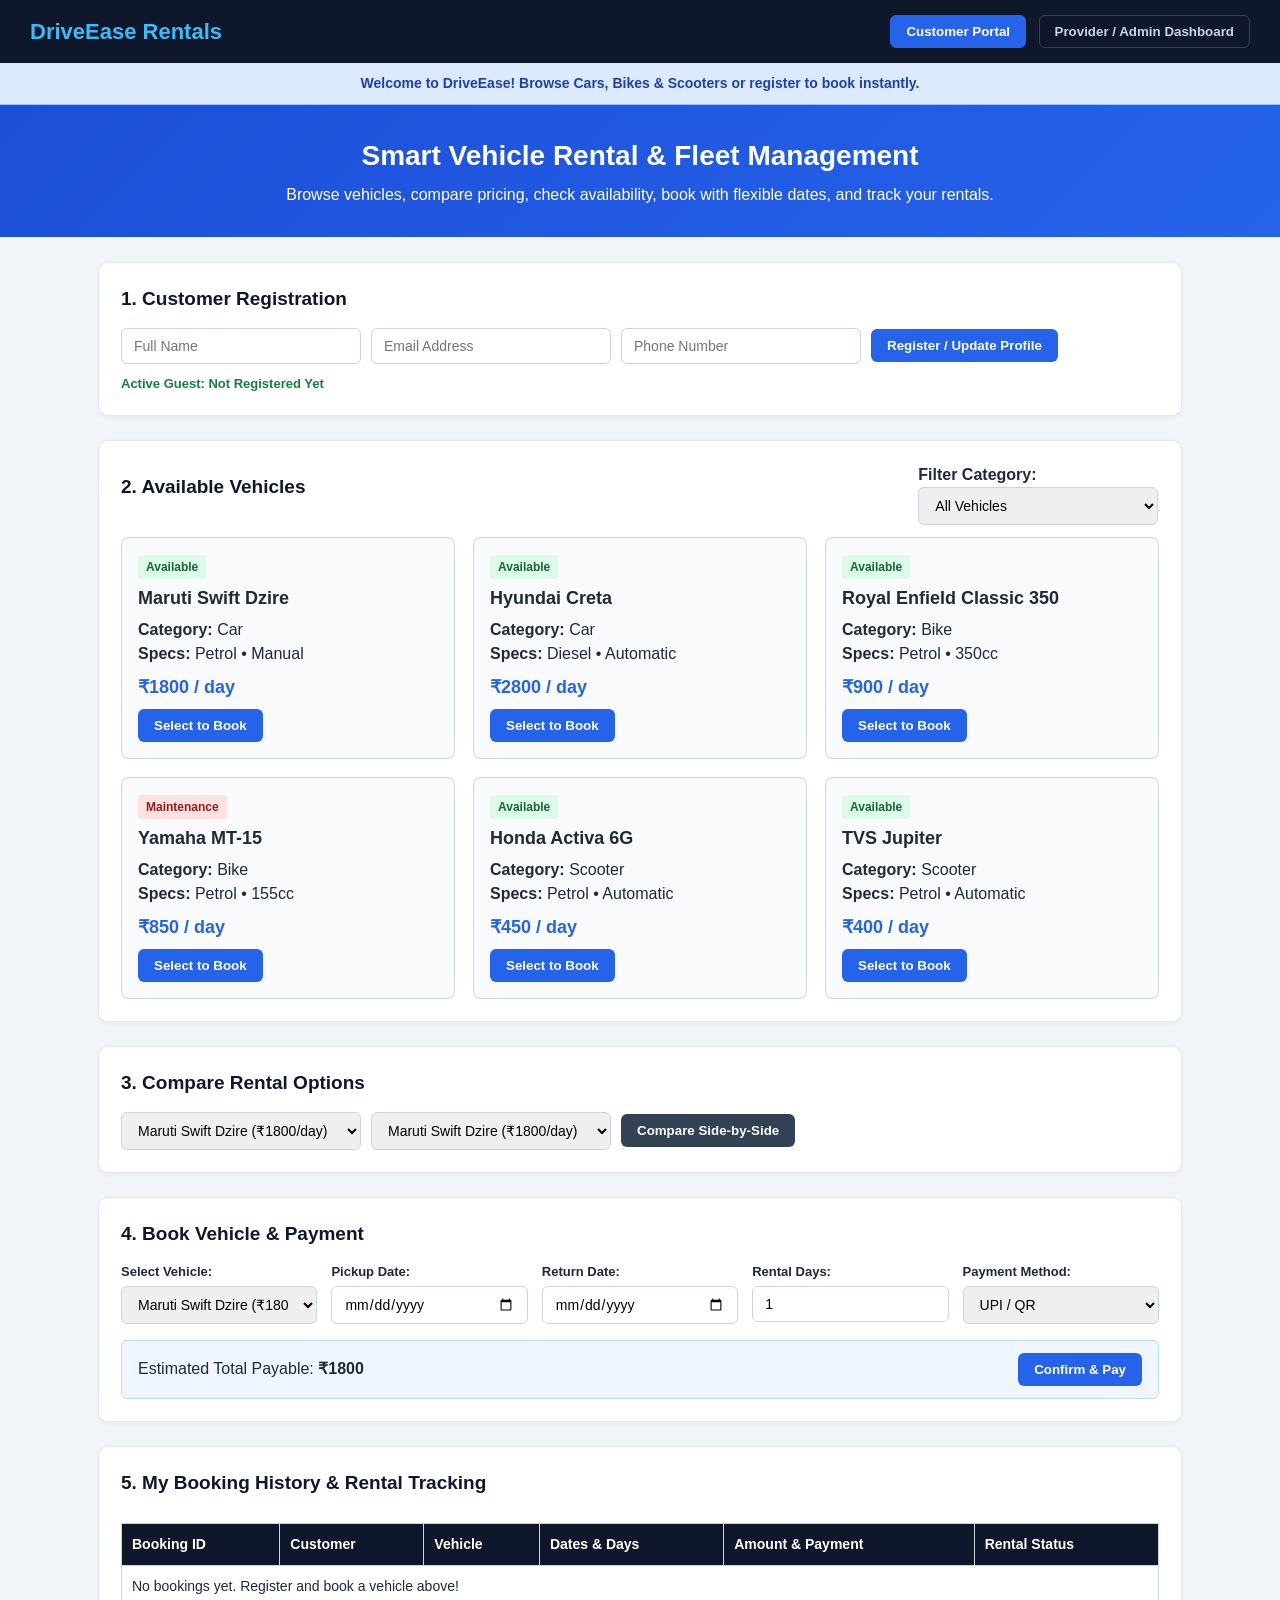
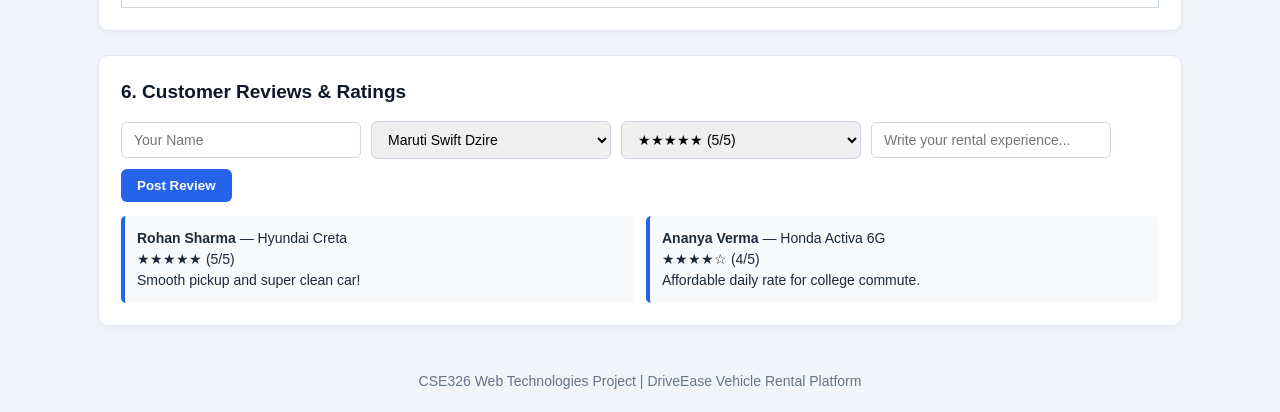
<file: index.html>
<!DOCTYPE html>
<html lang="en">
<head>
  <meta charset="UTF-8" />
  <meta name="viewport" content="width=device-width, initial-scale=1.0" />
  <title>DriveEase | Vehicle Rental Platform</title>
  <link rel="stylesheet" href="style.css" />
</head>
<body>

  <!-- Top Navigation Bar -->
  <header class="navbar">
    <div class="logo">DriveEase Rentals</div>
    <nav class="nav-links">
      <button id="btnCustomer" class="nav-btn active" onclick="switchTab('customer')">Customer Portal</button>
      <button id="btnAdmin" class="nav-btn" onclick="switchTab('admin')">Provider / Admin Dashboard</button>
    </nav>
  </header>

  <!-- Live Notification Bar -->
  <div id="notificationBar" class="notification">
    Welcome to DriveEase! Browse Cars, Bikes & Scooters or register to book instantly.
  </div>

  <!-- Hero Section -->
  <section class="hero">
    <h1>Smart Vehicle Rental & Fleet Management</h1>
    <p>Browse vehicles, compare pricing, check availability, book with flexible dates, and track your rentals.</p>
  </section>

  <!-- ==================== CUSTOMER PORTAL ==================== -->
  <main id="customerSection" class="container">

    <!-- Module 1: Quick User Registration -->
    <section class="card-box">
      <h2>1. Customer Registration</h2>
      <div class="form-row">
        <input type="text" id="regName" placeholder="Full Name" />
        <input type="email" id="regEmail" placeholder="Email Address" />
        <input type="text" id="regPhone" placeholder="Phone Number" />
        <button class="btn-primary" onclick="registerUser()">Register / Update Profile</button>
      </div>
      <p id="activeUserDisplay" class="status-note">Active Guest: Not Registered Yet</p>
    </section>

    <!-- Module 2: Browse & Filter Vehicles -->
    <section class="card-box">
      <div class="section-header">
        <h2>2. Available Vehicles</h2>
        <div>
          <label><strong>Filter Category:</strong></label>
          <select id="categoryFilter" onchange="renderVehicles()">
            <option value="All">All Vehicles</option>
            <option value="Car">Cars</option>
            <option value="Bike">Bikes</option>
            <option value="Scooter">Scooters</option>
          </select>
        </div>
      </div>
      <div id="vehicleGrid" class="vehicle-grid"></div>
    </section>

    <!-- Module 3: Compare Rental Options -->
    <section class="card-box">
      <h2>3. Compare Rental Options</h2>
      <div class="form-row">
        <select id="compareSelect1"></select>
        <select id="compareSelect2"></select>
        <button class="btn-secondary" onclick="compareVehicles()">Compare Side-by-Side</button>
      </div>
      <div id="compareResult"></div>
    </section>

    <!-- Module 4: Booking & Payment System -->
    <section class="card-box">
      <h2>4. Book Vehicle & Payment</h2>
      <form oninput="calculateTotal()">
        <div class="form-grid">
          <div>
            <label>Select Vehicle:</label>
            <select id="bookVehicleSelect" onchange="calculateTotal()"></select>
          </div>
          <div>
            <label>Pickup Date:</label>
            <input type="date" id="pickupDate" />
          </div>
          <div>
            <label>Return Date:</label>
            <input type="date" id="returnDate" />
          </div>
          <div>
            <label>Rental Days:</label>
            <input type="number" id="rentalDays" value="1" min="1" max="30" />
          </div>
          <div>
            <label>Payment Method:</label>
            <select id="paymentMethod">
              <option value="UPI / QR">UPI / QR</option>
              <option value="Credit / Debit Card">Credit / Debit Card</option>
              <option value="Net Banking">Net Banking</option>
              <option value="Pay at Pickup">Pay at Pickup</option>
            </select>
          </div>
        </div>
        <div class="total-bar">
          <span>Estimated Total Payable: <strong>₹<span id="totalCostText">0</span></strong></span>
          <button type="button" class="btn-primary" onclick="confirmBooking()">Confirm & Pay</button>
        </div>
      </form>
    </section>

    <!-- Module 5: Booking History & Rental Status Tracking -->
    <section class="card-box">
      <h2>5. My Booking History & Rental Tracking</h2>
      <div class="table-scroll">
        <table>
          <thead>
            <tr>
              <th>Booking ID</th>
              <th>Customer</th>
              <th>Vehicle</th>
              <th>Dates & Days</th>
              <th>Amount & Payment</th>
              <th>Rental Status</th>
            </tr>
          </thead>
          <tbody id="customerBookingTable"></tbody>
        </table>
      </div>
    </section>

    <!-- Module 6: Customer Reviews -->
    <section class="card-box">
      <h2>6. Customer Reviews & Ratings</h2>
      <div class="form-row">
        <input type="text" id="revName" placeholder="Your Name" />
        <select id="revVehicle"></select>
        <select id="revRating">
          <option value="★★★★★ (5/5)">★★★★★ (5/5)</option>
          <option value="★★★★☆ (4/5)">★★★★☆ (4/5)</option>
          <option value="★★★☆☆ (3/5)">★★★☆☆ (3/5)</option>
        </select>
        <input type="text" id="revComment" placeholder="Write your rental experience..." />
        <button class="btn-primary" onclick="addReview()">Post Review</button>
      </div>
      <div id="reviewsList" class="reviews-container"></div>
    </section>
  </main>

  <!-- ==================== ADMIN / PROVIDER DASHBOARD ==================== -->
  <main id="adminSection" class="container hidden">

    <!-- Admin Summary Stats -->
    <div class="stats-grid">
      <div class="stat-card">
        <h3 id="statTotalVehicles">0</h3>
        <p>Total Fleet Vehicles</p>
      </div>
      <div class="stat-card">
        <h3 id="statAvailable">0</h3>
        <p>Available Now</p>
      </div>
      <div class="stat-card">
        <h3 id="statBookings">0</h3>
        <p>Total Bookings</p>
      </div>
      <div class="stat-card">
        <h3 id="statRevenue">₹0</h3>
        <p>Total Revenue</p>
      </div>
    </div>

    <!-- Admin Module A: Add New Vehicle Listing -->
    <section class="card-box">
      <h2>Add New Vehicle to Fleet</h2>
      <div class="form-row">
        <input type="text" id="newVehName" placeholder="Vehicle Name (e.g., Tata Nexon)" />
        <select id="newVehType">
          <option value="Car">Car</option>
          <option value="Bike">Bike</option>
          <option value="Scooter">Scooter</option>
        </select>
        <input type="number" id="newVehPrice" placeholder="Price / Day (₹)" />
        <input type="text" id="newVehSpecs" placeholder="Specs (e.g., Petrol • Manual)" />
        <button class="btn-primary" onclick="addNewVehicle()">Add Vehicle</button>
      </div>
    </section>

    <!-- Admin Module B: Fleet Availability & Maintenance Management -->
    <section class="card-box">
      <h2>Fleet Availability & Maintenance Schedule</h2>
      <div class="table-scroll">
        <table>
          <thead>
            <tr>
              <th>Vehicle Name</th>
              <th>Category</th>
              <th>Daily Rate</th>
              <th>Status</th>
              <th>Maintenance Note</th>
              <th>Action</th>
            </tr>
          </thead>
          <tbody id="adminFleetTable"></tbody>
        </table>
      </div>
    </section>

    <!-- Admin Module C: Manage Customer Bookings & Requests -->
    <section class="card-box">
      <h2>Customer Booking Requests & Status Control</h2>
      <div class="table-scroll">
        <table>
          <thead>
            <tr>
              <th>Booking ID</th>
              <th>Customer</th>
              <th>Vehicle</th>
              <th>Duration & Total</th>
              <th>Payment</th>
              <th>Current Status</th>
              <th>Update Status</th>
            </tr>
          </thead>
          <tbody id="adminBookingTable"></tbody>
        </table>
      </div>
    </section>
  </main>

  <footer class="footer">
    <p>CSE326 Web Technologies Project | DriveEase Vehicle Rental Platform</p>
  </footer>

  <script src="script.js"></script>
</body>
</html>
</file>
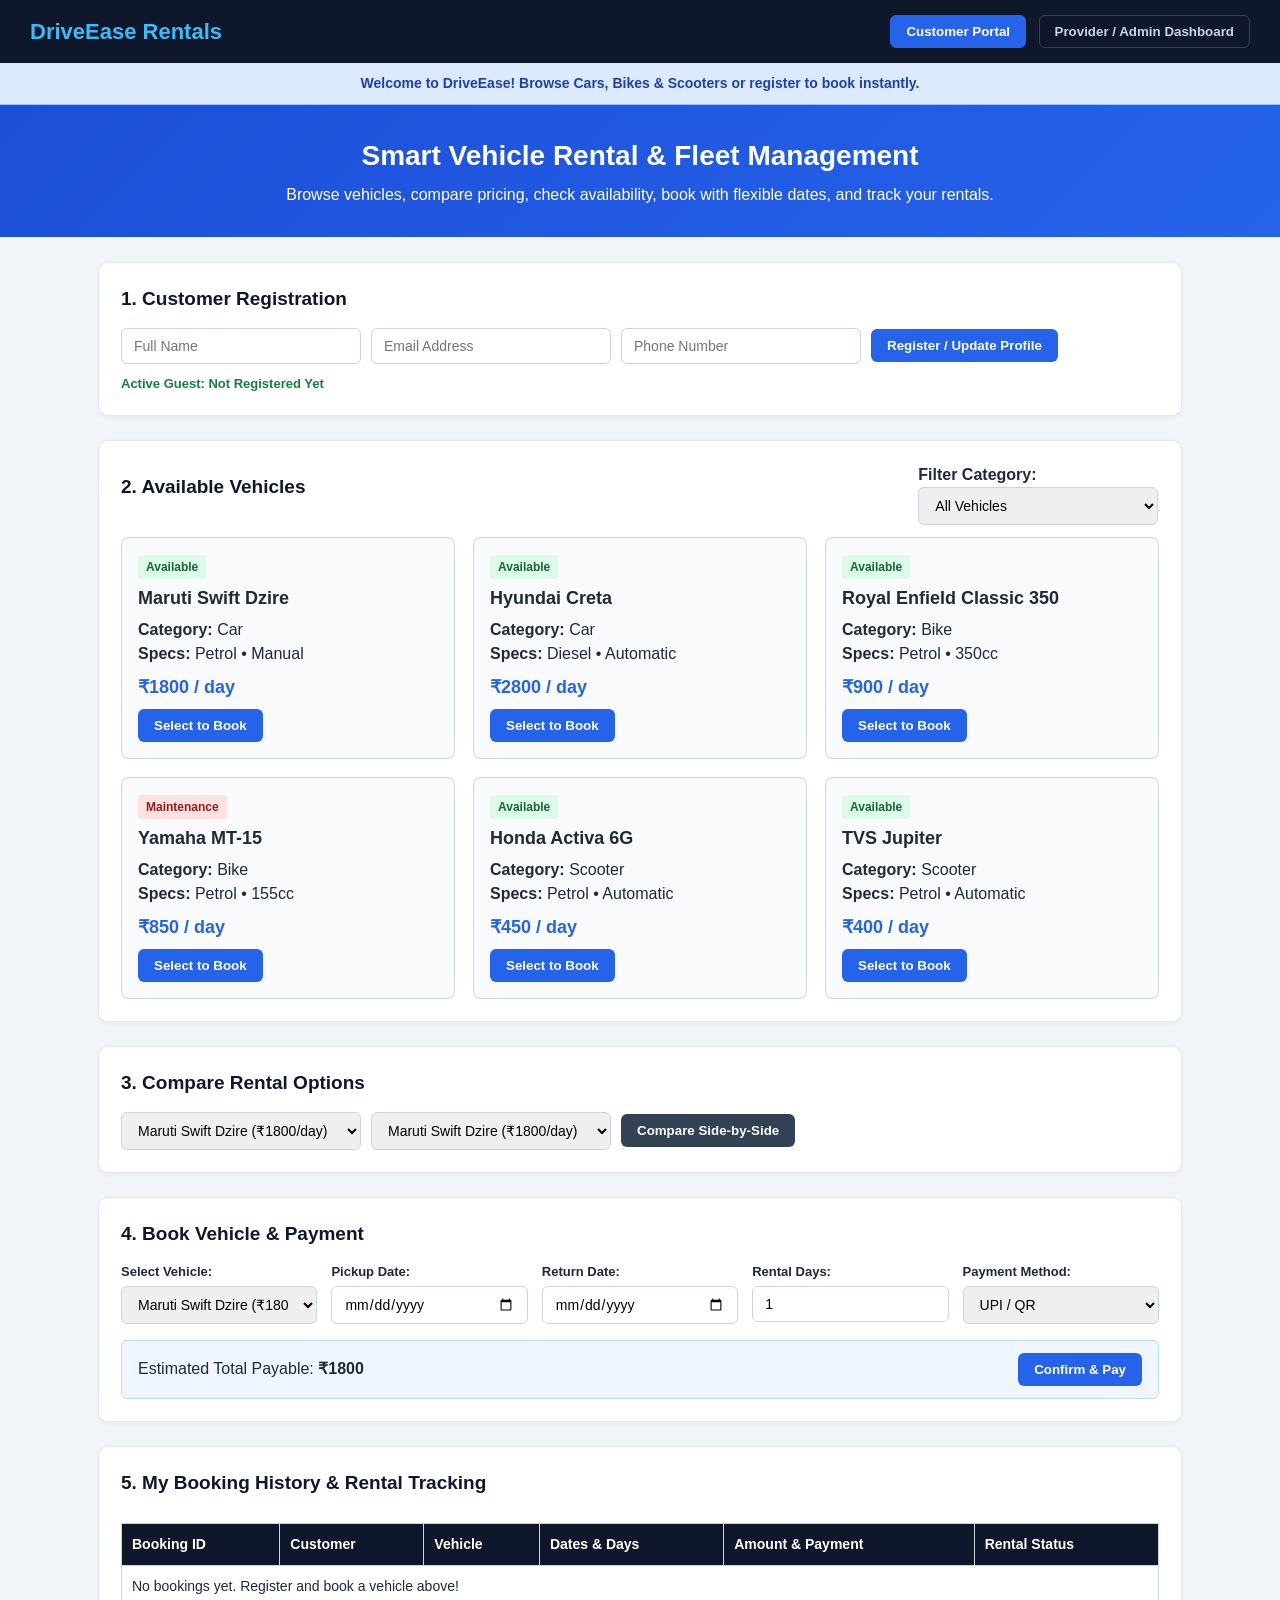
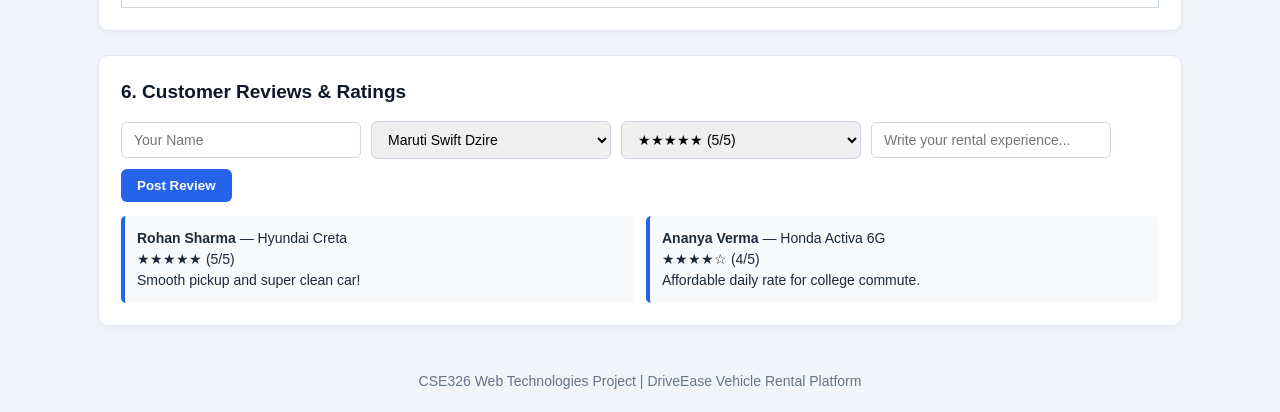
<file: cse326_project/index.html>
<!DOCTYPE html>
<html lang="en">
<head>
  <meta charset="UTF-8" />
  <meta name="viewport" content="width=device-width, initial-scale=1.0" />
  <title>DriveEase | Vehicle Rental Platform</title>
  <link rel="stylesheet" href="style.css" />
</head>
<body>

  <!-- Top Navigation Bar -->
  <header class="navbar">
    <div class="logo">DriveEase Rentals</div>
    <nav class="nav-links">
      <button id="btnCustomer" class="nav-btn active" onclick="switchTab('customer')">Customer Portal</button>
      <button id="btnAdmin" class="nav-btn" onclick="switchTab('admin')">Provider / Admin Dashboard</button>
    </nav>
  </header>

  <!-- Live Notification Bar -->
  <div id="notificationBar" class="notification">
    Welcome to DriveEase! Browse Cars, Bikes & Scooters or register to book instantly.
  </div>

  <!-- Hero Section -->
  <section class="hero">
    <h1>Smart Vehicle Rental & Fleet Management</h1>
    <p>Browse vehicles, compare pricing, check availability, book with flexible dates, and track your rentals.</p>
  </section>

  <!-- ==================== CUSTOMER PORTAL ==================== -->
  <main id="customerSection" class="container">

    <!-- Module 1: Quick User Registration -->
    <section class="card-box">
      <h2>1. Customer Registration</h2>
      <div class="form-row">
        <input type="text" id="regName" placeholder="Full Name" />
        <input type="email" id="regEmail" placeholder="Email Address" />
        <input type="text" id="regPhone" placeholder="Phone Number" />
        <button class="btn-primary" onclick="registerUser()">Register / Update Profile</button>
      </div>
      <p id="activeUserDisplay" class="status-note">Active Guest: Not Registered Yet</p>
    </section>

    <!-- Module 2: Browse & Filter Vehicles -->
    <section class="card-box">
      <div class="section-header">
        <h2>2. Available Vehicles</h2>
        <div>
          <label><strong>Filter Category:</strong></label>
          <select id="categoryFilter" onchange="renderVehicles()">
            <option value="All">All Vehicles</option>
            <option value="Car">Cars</option>
            <option value="Bike">Bikes</option>
            <option value="Scooter">Scooters</option>
          </select>
        </div>
      </div>
      <div id="vehicleGrid" class="vehicle-grid"></div>
    </section>

    <!-- Module 3: Compare Rental Options -->
    <section class="card-box">
      <h2>3. Compare Rental Options</h2>
      <div class="form-row">
        <select id="compareSelect1"></select>
        <select id="compareSelect2"></select>
        <button class="btn-secondary" onclick="compareVehicles()">Compare Side-by-Side</button>
      </div>
      <div id="compareResult"></div>
    </section>

    <!-- Module 4: Booking & Payment System -->
    <section class="card-box">
      <h2>4. Book Vehicle & Payment</h2>
      <form oninput="calculateTotal()">
        <div class="form-grid">
          <div>
            <label>Select Vehicle:</label>
            <select id="bookVehicleSelect" onchange="calculateTotal()"></select>
          </div>
          <div>
            <label>Pickup Date:</label>
            <input type="date" id="pickupDate" />
          </div>
          <div>
            <label>Return Date:</label>
            <input type="date" id="returnDate" />
          </div>
          <div>
            <label>Rental Days:</label>
            <input type="number" id="rentalDays" value="1" min="1" max="30" />
          </div>
          <div>
            <label>Payment Method:</label>
            <select id="paymentMethod">
              <option value="UPI / QR">UPI / QR</option>
              <option value="Credit / Debit Card">Credit / Debit Card</option>
              <option value="Net Banking">Net Banking</option>
              <option value="Pay at Pickup">Pay at Pickup</option>
            </select>
          </div>
        </div>
        <div class="total-bar">
          <span>Estimated Total Payable: <strong>₹<span id="totalCostText">0</span></strong></span>
          <button type="button" class="btn-primary" onclick="confirmBooking()">Confirm & Pay</button>
        </div>
      </form>
    </section>

    <!-- Module 5: Booking History & Rental Status Tracking -->
    <section class="card-box">
      <h2>5. My Booking History & Rental Tracking</h2>
      <div class="table-scroll">
        <table>
          <thead>
            <tr>
              <th>Booking ID</th>
              <th>Customer</th>
              <th>Vehicle</th>
              <th>Dates & Days</th>
              <th>Amount & Payment</th>
              <th>Rental Status</th>
            </tr>
          </thead>
          <tbody id="customerBookingTable"></tbody>
        </table>
      </div>
    </section>

    <!-- Module 6: Customer Reviews -->
    <section class="card-box">
      <h2>6. Customer Reviews & Ratings</h2>
      <div class="form-row">
        <input type="text" id="revName" placeholder="Your Name" />
        <select id="revVehicle"></select>
        <select id="revRating">
          <option value="★★★★★ (5/5)">★★★★★ (5/5)</option>
          <option value="★★★★☆ (4/5)">★★★★☆ (4/5)</option>
          <option value="★★★☆☆ (3/5)">★★★☆☆ (3/5)</option>
        </select>
        <input type="text" id="revComment" placeholder="Write your rental experience..." />
        <button class="btn-primary" onclick="addReview()">Post Review</button>
      </div>
      <div id="reviewsList" class="reviews-container"></div>
    </section>
  </main>

  <!-- ==================== ADMIN / PROVIDER DASHBOARD ==================== -->
  <main id="adminSection" class="container hidden">

    <!-- Admin Summary Stats -->
    <div class="stats-grid">
      <div class="stat-card">
        <h3 id="statTotalVehicles">0</h3>
        <p>Total Fleet Vehicles</p>
      </div>
      <div class="stat-card">
        <h3 id="statAvailable">0</h3>
        <p>Available Now</p>
      </div>
      <div class="stat-card">
        <h3 id="statBookings">0</h3>
        <p>Total Bookings</p>
      </div>
      <div class="stat-card">
        <h3 id="statRevenue">₹0</h3>
        <p>Total Revenue</p>
      </div>
    </div>

    <!-- Admin Module A: Add New Vehicle Listing -->
    <section class="card-box">
      <h2>Add New Vehicle to Fleet</h2>
      <div class="form-row">
        <input type="text" id="newVehName" placeholder="Vehicle Name (e.g., Tata Nexon)" />
        <select id="newVehType">
          <option value="Car">Car</option>
          <option value="Bike">Bike</option>
          <option value="Scooter">Scooter</option>
        </select>
        <input type="number" id="newVehPrice" placeholder="Price / Day (₹)" />
        <input type="text" id="newVehSpecs" placeholder="Specs (e.g., Petrol • Manual)" />
        <button class="btn-primary" onclick="addNewVehicle()">Add Vehicle</button>
      </div>
    </section>

    <!-- Admin Module B: Fleet Availability & Maintenance Management -->
    <section class="card-box">
      <h2>Fleet Availability & Maintenance Schedule</h2>
      <div class="table-scroll">
        <table>
          <thead>
            <tr>
              <th>Vehicle Name</th>
              <th>Category</th>
              <th>Daily Rate</th>
              <th>Status</th>
              <th>Maintenance Note</th>
              <th>Action</th>
            </tr>
          </thead>
          <tbody id="adminFleetTable"></tbody>
        </table>
      </div>
    </section>

    <!-- Admin Module C: Manage Customer Bookings & Requests -->
    <section class="card-box">
      <h2>Customer Booking Requests & Status Control</h2>
      <div class="table-scroll">
        <table>
          <thead>
            <tr>
              <th>Booking ID</th>
              <th>Customer</th>
              <th>Vehicle</th>
              <th>Duration & Total</th>
              <th>Payment</th>
              <th>Current Status</th>
              <th>Update Status</th>
            </tr>
          </thead>
          <tbody id="adminBookingTable"></tbody>
        </table>
      </div>
    </section>
  </main>

  <footer class="footer">
    <p>CSE326 Web Technologies Project | DriveEase Vehicle Rental Platform</p>
  </footer>

  <script src="script.js"></script>
</body>
</html>
</file>
<file: style.css>
* {
  box-sizing: border-box;
  margin: 0;
  padding: 0;
  font-family: 'Segoe UI', Tahoma, Geneva, Verdana, sans-serif;
}

body {
  background-color: #f1f5f9;
  color: #1e293b;
  line-height: 1.5;
}

/* Navbar */
.navbar {
  background-color: #0f172a;
  color: #ffffff;
  padding: 15px 30px;
  display: flex;
  justify-content: space-between;
  align-items: center;
  flex-wrap: wrap;
}

.logo {
  font-size: 22px;
  font-weight: bold;
  color: #38bdf8;
}

.nav-btn {
  background: transparent;
  color: #cbd5e1;
  border: 1px solid #334155;
  padding: 8px 15px;
  margin-left: 8px;
  border-radius: 6px;
  cursor: pointer;
  font-weight: 600;
}

.nav-btn.active,
.nav-btn:hover {
  background-color: #2563eb;
  color: #ffffff;
  border-color: #2563eb;
}

/* Notification Banner */
.notification {
  background-color: #dbeafe;
  color: #1e40af;
  text-align: center;
  padding: 10px;
  font-size: 14px;
  font-weight: 600;
  border-bottom: 1px solid #93c5fd;
}

/* Hero Banner */
.hero {
  background: linear-gradient(135deg, #1d4ed8, #2563eb);
  color: #ffffff;
  text-align: center;
  padding: 30px 20px;
}

.hero h1 {
  font-size: 28px;
  margin-bottom: 6px;
}

/* Layout Container */
.container {
  max-width: 1120px;
  margin: 25px auto;
  padding: 0 18px;
}

.hidden {
  display: none;
}

/* Section Card Boxes */
.card-box {
  background: #ffffff;
  padding: 22px;
  border-radius: 10px;
  border: 1px solid #e2e8f0;
  margin-bottom: 24px;
  box-shadow: 0 2px 6px rgba(0, 0, 0, 0.04);
}

.card-box h2 {
  font-size: 19px;
  margin-bottom: 14px;
  color: #0f172a;
}

.section-header {
  display: flex;
  justify-content: space-between;
  align-items: center;
  flex-wrap: wrap;
  margin-bottom: 12px;
}

/* Inputs & Buttons */
.form-row {
  display: flex;
  flex-wrap: wrap;
  gap: 10px;
  align-items: center;
}

.form-grid {
  display: grid;
  grid-template-columns: repeat(auto-fit, minmax(190px, 1fr));
  gap: 14px;
}

.form-grid label {
  display: block;
  font-size: 13px;
  font-weight: bold;
  margin-bottom: 4px;
}

input, select {
  padding: 9px 12px;
  border: 1px solid #cbd5e1;
  border-radius: 6px;
  font-size: 14px;
  width: 100%;
  max-width: 240px;
}

.btn-primary {
  background-color: #2563eb;
  color: #ffffff;
  border: none;
  padding: 9px 16px;
  border-radius: 6px;
  cursor: pointer;
  font-weight: 600;
}

.btn-primary:hover {
  background-color: #1d4ed8;
}

.btn-secondary {
  background-color: #334155;
  color: #ffffff;
  border: none;
  padding: 9px 16px;
  border-radius: 6px;
  cursor: pointer;
  font-weight: 600;
}

.status-note {
  margin-top: 10px;
  font-size: 13px;
  color: #15803d;
  font-weight: bold;
}

/* Vehicle Cards Grid */
.vehicle-grid {
  display: grid;
  grid-template-columns: repeat(auto-fit, minmax(250px, 1fr));
  gap: 18px;
  margin-top: 12px;
}

.v-card {
  border: 1px solid #cbd5e1;
  border-radius: 8px;
  padding: 16px;
  background-color: #f8fafc;
}

.v-card h3 {
  margin: 6px 0;
  font-size: 18px;
}

.v-price {
  font-size: 18px;
  font-weight: bold;
  color: #2563eb;
  margin: 8px 0;
}

.badge {
  display: inline-block;
  padding: 3px 8px;
  font-size: 12px;
  font-weight: bold;
  border-radius: 4px;
}

.badge-ok {
  background-color: #dcfce7;
  color: #166534;
}

.badge-maint {
  background-color: #fee2e2;
  color: #991b1b;
}

/* Total Payment Bar */
.total-bar {
  margin-top: 16px;
  padding: 12px 16px;
  background-color: #eff6ff;
  border: 1px solid #bfdbfe;
  border-radius: 6px;
  display: flex;
  justify-content: space-between;
  align-items: center;
  flex-wrap: wrap;
  gap: 10px;
}

/* Tables */
.table-scroll {
  overflow-x: auto;
}

table {
  width: 100%;
  border-collapse: collapse;
  margin-top: 12px;
}

th, td {
  border: 1px solid #cbd5e1;
  padding: 10px;
  text-align: left;
  font-size: 14px;
}

th {
  background-color: #0f172a;
  color: #ffffff;
}

/* Reviews */
.reviews-container {
  margin-top: 14px;
  display: grid;
  grid-template-columns: repeat(auto-fit, minmax(260px, 1fr));
  gap: 12px;
}

.review-item {
  background: #f8fafc;
  border-left: 4px solid #2563eb;
  padding: 12px;
  border-radius: 5px;
  font-size: 14px;
}

/* Admin Stats */
.stats-grid {
  display: grid;
  grid-template-columns: repeat(auto-fit, minmax(200px, 1fr));
  gap: 16px;
  margin-bottom: 22px;
}

.stat-card {
  background: #ffffff;
  border: 1px solid #cbd5e1;
  border-radius: 8px;
  padding: 18px;
  text-align: center;
}

.stat-card h3 {
  font-size: 26px;
  color: #2563eb;
}

.footer {
  text-align: center;
  padding: 20px;
  color: #64748b;
  font-size: 14px;
}
</file>
<file: cse326_project/style.css>
* {
  box-sizing: border-box;
  margin: 0;
  padding: 0;
  font-family: 'Segoe UI', Tahoma, Geneva, Verdana, sans-serif;
}

body {
  background-color: #f1f5f9;
  color: #1e293b;
  line-height: 1.5;
}

/* Navbar */
.navbar {
  background-color: #0f172a;
  color: #ffffff;
  padding: 15px 30px;
  display: flex;
  justify-content: space-between;
  align-items: center;
  flex-wrap: wrap;
}

.logo {
  font-size: 22px;
  font-weight: bold;
  color: #38bdf8;
}

.nav-btn {
  background: transparent;
  color: #cbd5e1;
  border: 1px solid #334155;
  padding: 8px 15px;
  margin-left: 8px;
  border-radius: 6px;
  cursor: pointer;
  font-weight: 600;
}

.nav-btn.active,
.nav-btn:hover {
  background-color: #2563eb;
  color: #ffffff;
  border-color: #2563eb;
}

/* Notification Banner */
.notification {
  background-color: #dbeafe;
  color: #1e40af;
  text-align: center;
  padding: 10px;
  font-size: 14px;
  font-weight: 600;
  border-bottom: 1px solid #93c5fd;
}

/* Hero Banner */
.hero {
  background: linear-gradient(135deg, #1d4ed8, #2563eb);
  color: #ffffff;
  text-align: center;
  padding: 30px 20px;
}

.hero h1 {
  font-size: 28px;
  margin-bottom: 6px;
}

/* Layout Container */
.container {
  max-width: 1120px;
  margin: 25px auto;
  padding: 0 18px;
}

.hidden {
  display: none;
}

/* Section Card Boxes */
.card-box {
  background: #ffffff;
  padding: 22px;
  border-radius: 10px;
  border: 1px solid #e2e8f0;
  margin-bottom: 24px;
  box-shadow: 0 2px 6px rgba(0, 0, 0, 0.04);
}

.card-box h2 {
  font-size: 19px;
  margin-bottom: 14px;
  color: #0f172a;
}

.section-header {
  display: flex;
  justify-content: space-between;
  align-items: center;
  flex-wrap: wrap;
  margin-bottom: 12px;
}

/* Inputs & Buttons */
.form-row {
  display: flex;
  flex-wrap: wrap;
  gap: 10px;
  align-items: center;
}

.form-grid {
  display: grid;
  grid-template-columns: repeat(auto-fit, minmax(190px, 1fr));
  gap: 14px;
}

.form-grid label {
  display: block;
  font-size: 13px;
  font-weight: bold;
  margin-bottom: 4px;
}

input, select {
  padding: 9px 12px;
  border: 1px solid #cbd5e1;
  border-radius: 6px;
  font-size: 14px;
  width: 100%;
  max-width: 240px;
}

.btn-primary {
  background-color: #2563eb;
  color: #ffffff;
  border: none;
  padding: 9px 16px;
  border-radius: 6px;
  cursor: pointer;
  font-weight: 600;
}

.btn-primary:hover {
  background-color: #1d4ed8;
}

.btn-secondary {
  background-color: #334155;
  color: #ffffff;
  border: none;
  padding: 9px 16px;
  border-radius: 6px;
  cursor: pointer;
  font-weight: 600;
}

.status-note {
  margin-top: 10px;
  font-size: 13px;
  color: #15803d;
  font-weight: bold;
}

/* Vehicle Cards Grid */
.vehicle-grid {
  display: grid;
  grid-template-columns: repeat(auto-fit, minmax(250px, 1fr));
  gap: 18px;
  margin-top: 12px;
}

.v-card {
  border: 1px solid #cbd5e1;
  border-radius: 8px;
  padding: 16px;
  background-color: #f8fafc;
}

.v-card h3 {
  margin: 6px 0;
  font-size: 18px;
}

.v-price {
  font-size: 18px;
  font-weight: bold;
  color: #2563eb;
  margin: 8px 0;
}

.badge {
  display: inline-block;
  padding: 3px 8px;
  font-size: 12px;
  font-weight: bold;
  border-radius: 4px;
}

.badge-ok {
  background-color: #dcfce7;
  color: #166534;
}

.badge-maint {
  background-color: #fee2e2;
  color: #991b1b;
}

/* Total Payment Bar */
.total-bar {
  margin-top: 16px;
  padding: 12px 16px;
  background-color: #eff6ff;
  border: 1px solid #bfdbfe;
  border-radius: 6px;
  display: flex;
  justify-content: space-between;
  align-items: center;
  flex-wrap: wrap;
  gap: 10px;
}

/* Tables */
.table-scroll {
  overflow-x: auto;
}

table {
  width: 100%;
  border-collapse: collapse;
  margin-top: 12px;
}

th, td {
  border: 1px solid #cbd5e1;
  padding: 10px;
  text-align: left;
  font-size: 14px;
}

th {
  background-color: #0f172a;
  color: #ffffff;
}

/* Reviews */
.reviews-container {
  margin-top: 14px;
  display: grid;
  grid-template-columns: repeat(auto-fit, minmax(260px, 1fr));
  gap: 12px;
}

.review-item {
  background: #f8fafc;
  border-left: 4px solid #2563eb;
  padding: 12px;
  border-radius: 5px;
  font-size: 14px;
}

/* Admin Stats */
.stats-grid {
  display: grid;
  grid-template-columns: repeat(auto-fit, minmax(200px, 1fr));
  gap: 16px;
  margin-bottom: 22px;
}

.stat-card {
  background: #ffffff;
  border: 1px solid #cbd5e1;
  border-radius: 8px;
  padding: 18px;
  text-align: center;
}

.stat-card h3 {
  font-size: 26px;
  color: #2563eb;
}

.footer {
  text-align: center;
  padding: 20px;
  color: #64748b;
  font-size: 14px;
}
</file>
